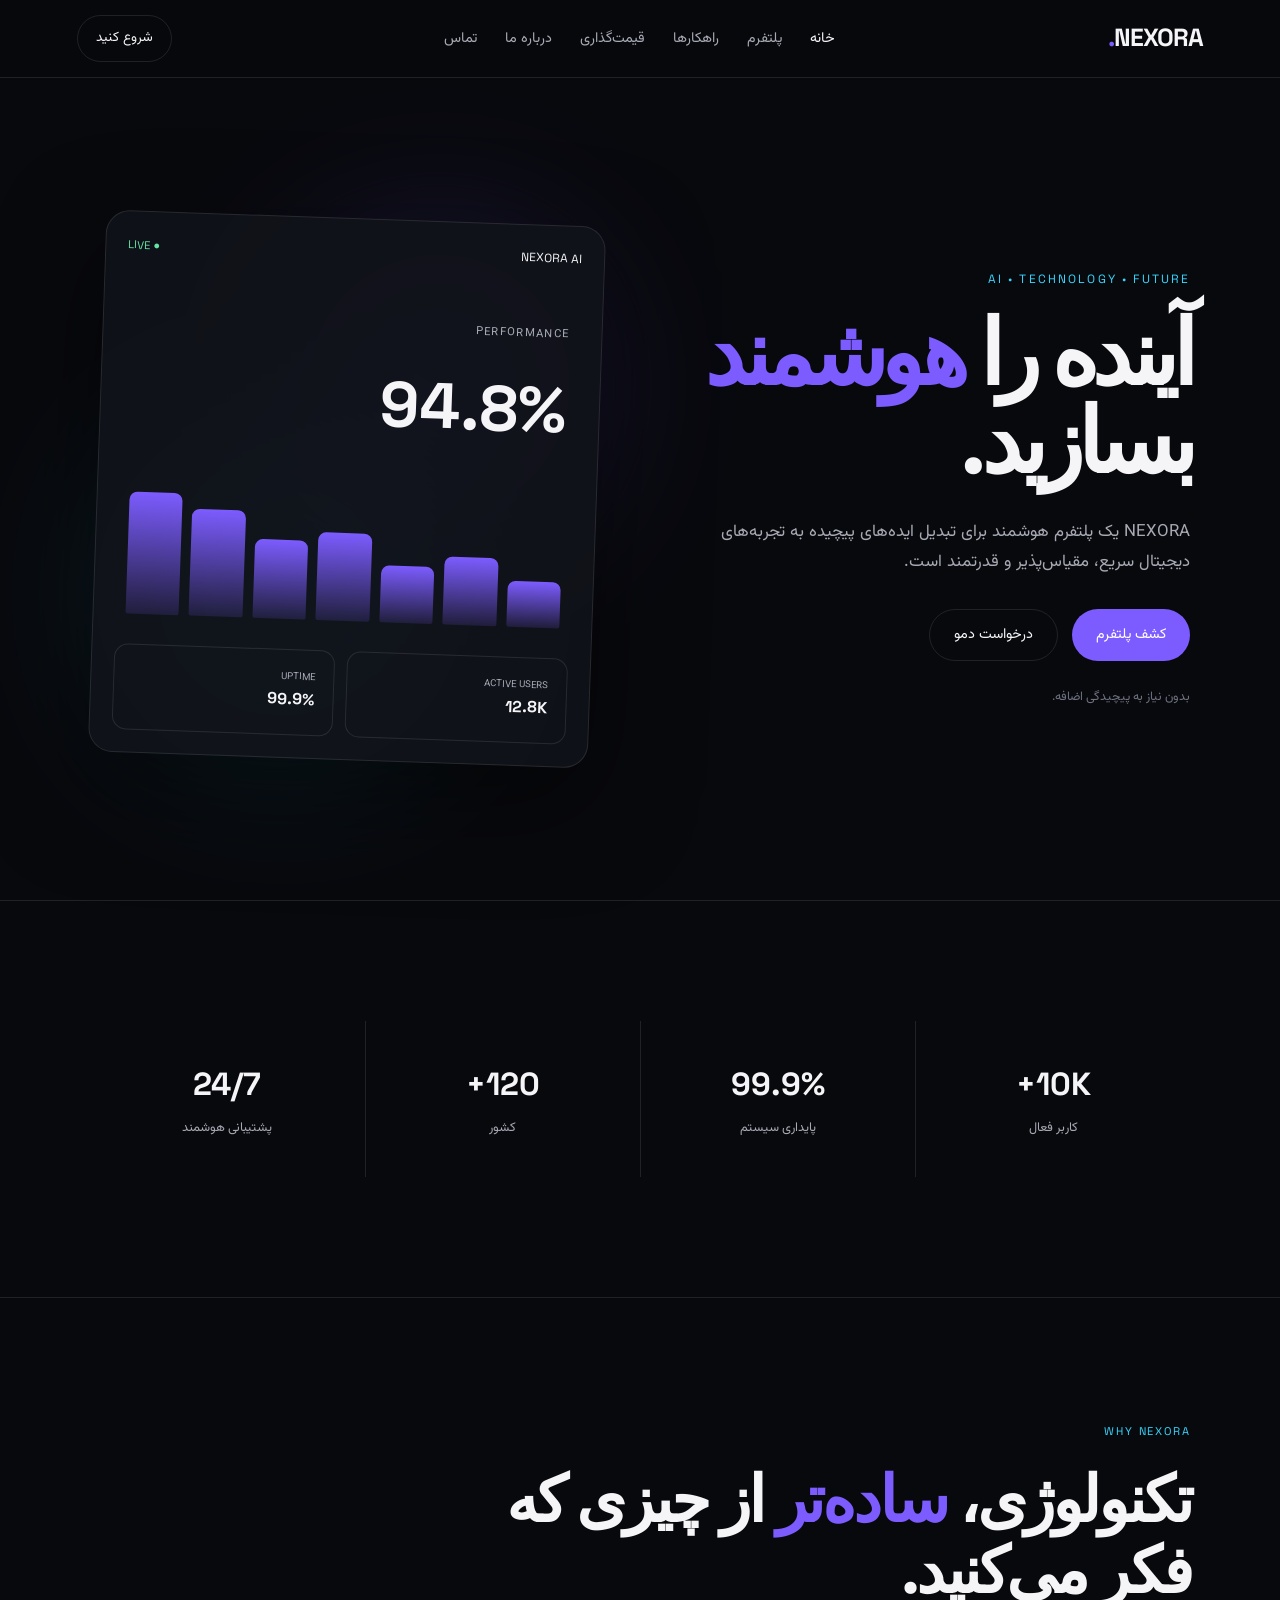
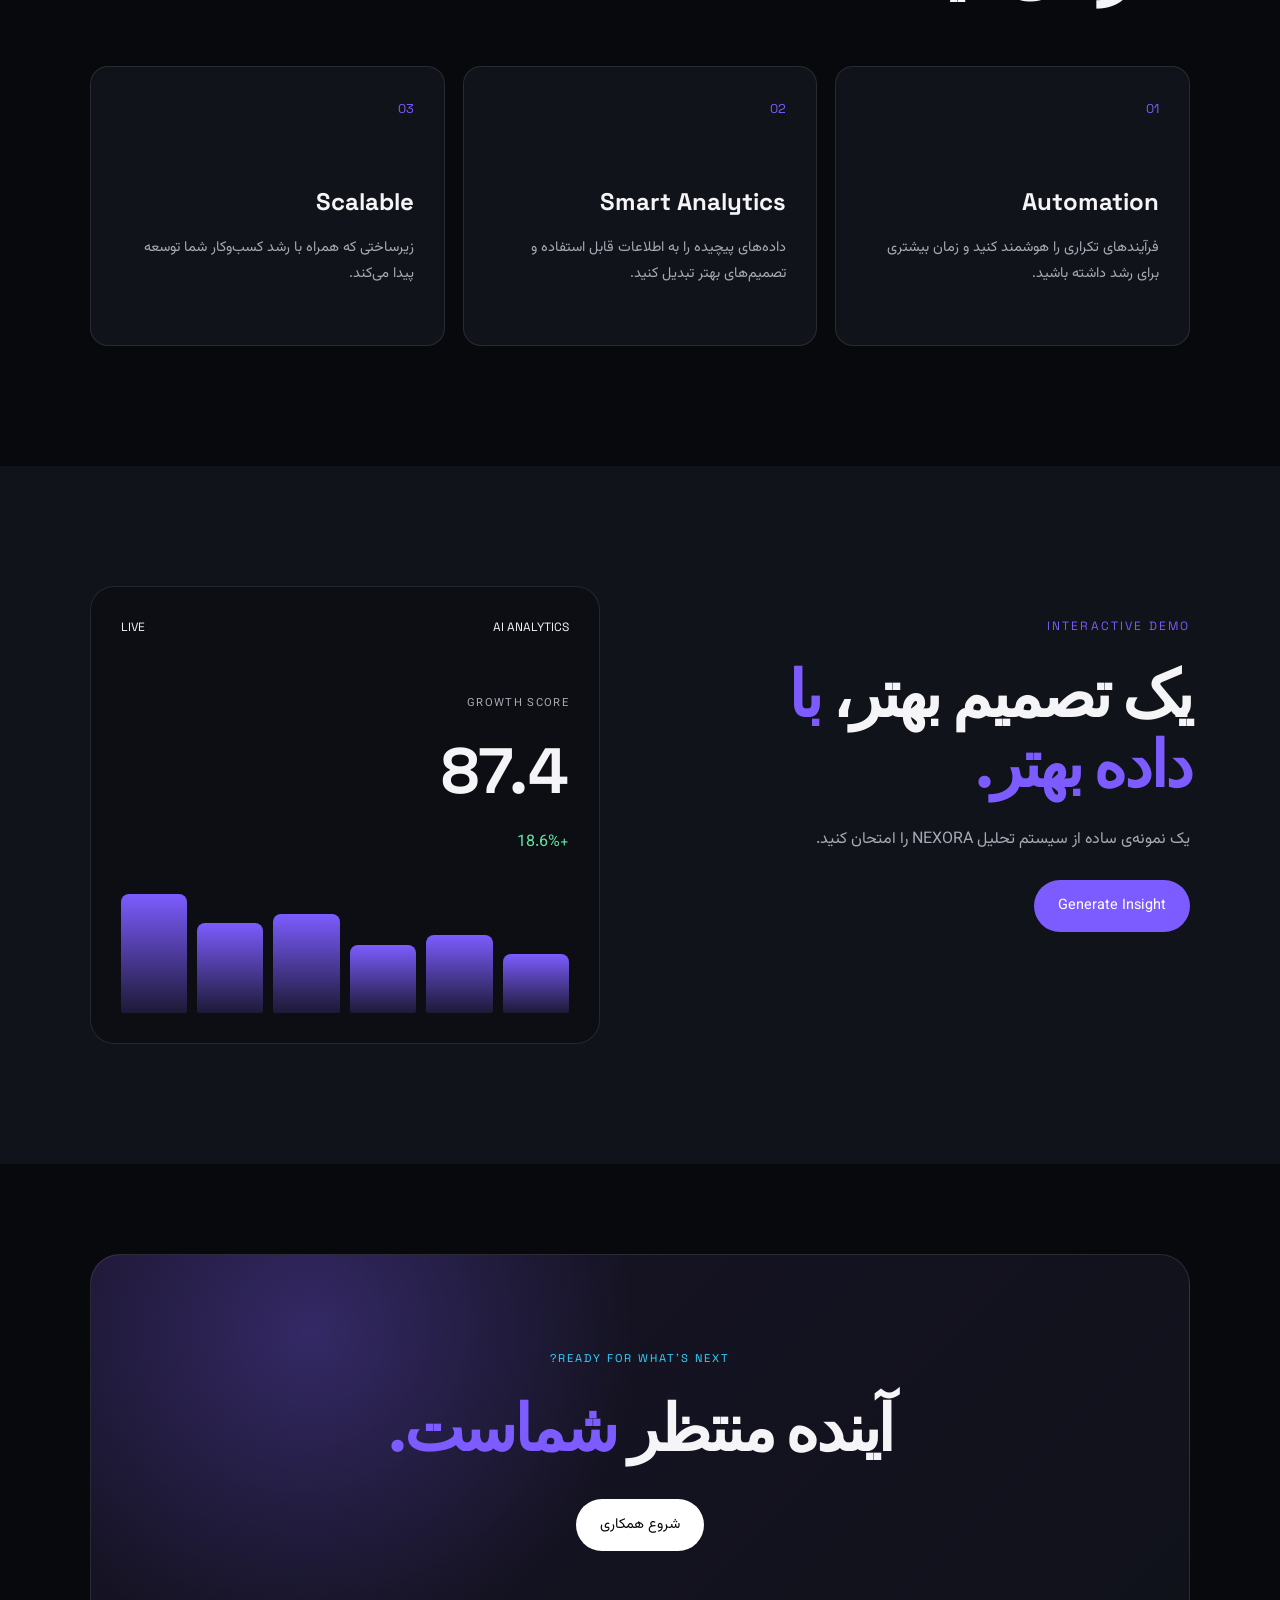
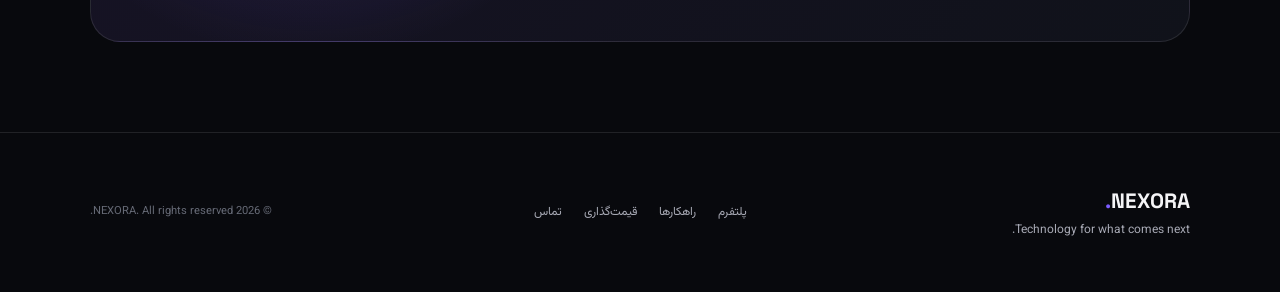
<file: index.html>
<!DOCTYPE html>
<html lang="fa" dir="rtl">

<head>
    <meta charset="UTF-8">

    <meta name="viewport"
          content="width=device-width, initial-scale=1.0">

    <meta name="description"
          content="NEXORA — پلتفرم هوشمند برای ساخت آینده دیجیتال.">

    <meta name="author"
          content="Setayesh">

    <title>NEXORA | AI & Technology</title>

    <link rel="preconnect"
          href="https://fonts.googleapis.com">

    <link rel="preconnect"
          href="https://fonts.gstatic.com"
          crossorigin>

    <link href="https://fonts.googleapis.com/css2?family=Space+Grotesk:wght@400;500;600;700&family=Vazirmatn:wght@300;400;500;600;700&display=swap"
          rel="stylesheet">

    <link rel="stylesheet"
          href="style.css">
</head>


<body>

<header class="site-header">

    <a href="index.html" class="logo">
        NEXORA<span>.</span>
    </a>

    <nav class="nav-links">

        <a href="index.html" class="active">خانه</a>
        <a href="platform.html">پلتفرم</a>
        <a href="solutions.html">راهکارها</a>
        <a href="pricing.html">قیمت‌گذاری</a>
        <a href="about.html">درباره ما</a>
        <a href="contact.html">تماس</a>

    </nav>

    <a href="contact.html" class="nav-cta">
        شروع کنید
    </a>

    <button class="menu-toggle"
            aria-label="باز کردن منو">
        ☰
    </button>

</header>


<main>

<section class="hero">

    <div class="hero-content reveal">

        <div class="eyebrow">
            AI • TECHNOLOGY • FUTURE
        </div>

        <h1>
            آینده را
            <span>هوشمند</span>
            بسازید.
        </h1>

        <p>
            NEXORA یک پلتفرم هوشمند برای تبدیل ایده‌های پیچیده
            به تجربه‌های دیجیتال سریع، مقیاس‌پذیر و قدرتمند است.
        </p>

        <div class="hero-buttons">

            <a href="platform.html"
               class="btn btn-primary">
                کشف پلتفرم
            </a>

            <a href="contact.html"
               class="btn btn-outline">
                درخواست دمو
            </a>

        </div>

        <div class="hero-note">
            بدون نیاز به پیچیدگی اضافه.
        </div>

    </div>


    <div class="hero-visual reveal">

        <div class="glow glow-one"></div>
        <div class="glow glow-two"></div>

        <div class="dashboard">

            <div class="dashboard-top">

                <span>NEXORA AI</span>

                <span class="status">
                    ● LIVE
                </span>

            </div>


            <div class="dashboard-content">

                <div class="dashboard-label">
                    PERFORMANCE
                </div>

                <div class="dashboard-number">
                    94.8%
                </div>

                <div class="chart">

                    <span style="height:35%"></span>
                    <span style="height:52%"></span>
                    <span style="height:44%"></span>
                    <span style="height:68%"></span>
                    <span style="height:61%"></span>
                    <span style="height:82%"></span>
                    <span style="height:94%"></span>

                </div>

            </div>


            <div class="dashboard-bottom">

                <div>
                    <small>ACTIVE USERS</small>
                    <strong>12.8K</strong>
                </div>

                <div>
                    <small>UPTIME</small>
                    <strong>99.9%</strong>
                </div>

            </div>

        </div>

    </div>

</section>


<section class="stats section">

    <div class="stat reveal">
        <strong>10K+</strong>
        <span>کاربر فعال</span>
    </div>

    <div class="stat reveal">
        <strong>99.9%</strong>
        <span>پایداری سیستم</span>
    </div>

    <div class="stat reveal">
        <strong>120+</strong>
        <span>کشور</span>
    </div>

    <div class="stat reveal">
        <strong>24/7</strong>
        <span>پشتیبانی هوشمند</span>
    </div>

</section>


<section class="section intro-section">

    <div class="section-heading reveal">

        <span>WHY NEXORA</span>

        <h2>
            تکنولوژی،
            <em>ساده‌تر</em>
            از چیزی که فکر می‌کنید.
        </h2>

    </div>


    <div class="feature-grid">

        <article class="feature-card reveal">

            <div class="feature-number">01</div>

            <h3>Automation</h3>

            <p>
                فرآیندهای تکراری را هوشمند کنید و
                زمان بیشتری برای رشد داشته باشید.
            </p>

        </article>


        <article class="feature-card reveal">

            <div class="feature-number">02</div>

            <h3>Smart Analytics</h3>

            <p>
                داده‌های پیچیده را به اطلاعات قابل
                استفاده و تصمیم‌های بهتر تبدیل کنید.
            </p>

        </article>


        <article class="feature-card reveal">

            <div class="feature-number">03</div>

            <h3>Scalable</h3>

            <p>
                زیرساختی که همراه با رشد کسب‌وکار
                شما توسعه پیدا می‌کند.
            </p>

        </article>

    </div>

</section>


<section class="demo-section section">

    <div class="demo-copy reveal">

        <span class="section-kicker">
            INTERACTIVE DEMO
        </span>

        <h2>
            یک تصمیم بهتر،
            <span>با داده بهتر.</span>
        </h2>

        <p>
            یک نمونه‌ی ساده از سیستم تحلیل NEXORA را امتحان کنید.
        </p>

        <button id="generateInsight"
                class="btn btn-primary">
            Generate Insight
        </button>

        <p id="insightResult"
           class="insight-result">
        </p>

    </div>


    <div class="analytics-card reveal">

        <div class="analytics-header">
            <span>AI ANALYTICS</span>
            <span>LIVE</span>
        </div>

        <div class="analytics-main">

            <small>GROWTH SCORE</small>

            <strong>87.4</strong>

            <span class="positive">
                +18.6%
            </span>

        </div>

        <div class="mini-bars">

            <span style="height:45%"></span>
            <span style="height:60%"></span>
            <span style="height:52%"></span>
            <span style="height:76%"></span>
            <span style="height:69%"></span>
            <span style="height:91%"></span>

        </div>

    </div>

</section>


<section class="cta-section section">

    <div class="cta-inner reveal">

        <span>READY FOR WHAT'S NEXT?</span>

        <h2>
            آینده منتظر
            <em>شماست.</em>
        </h2>

        <a href="contact.html"
           class="btn btn-light">
            شروع همکاری
        </a>

    </div>

</section>

</main>


<footer class="footer">

    <div>
        <strong>NEXORA<span>.</span></strong>
        <p>
            Technology for what comes next.
        </p>
    </div>

    <div class="footer-links">

        <a href="platform.html">پلتفرم</a>
        <a href="solutions.html">راهکارها</a>
        <a href="pricing.html">قیمت‌گذاری</a>
        <a href="contact.html">تماس</a>

    </div>

    <div class="copyright">
        © 2026 NEXORA. All rights reserved.
    </div>

</footer>


<script src="script.js"></script>

</body>
          </html>
</file>
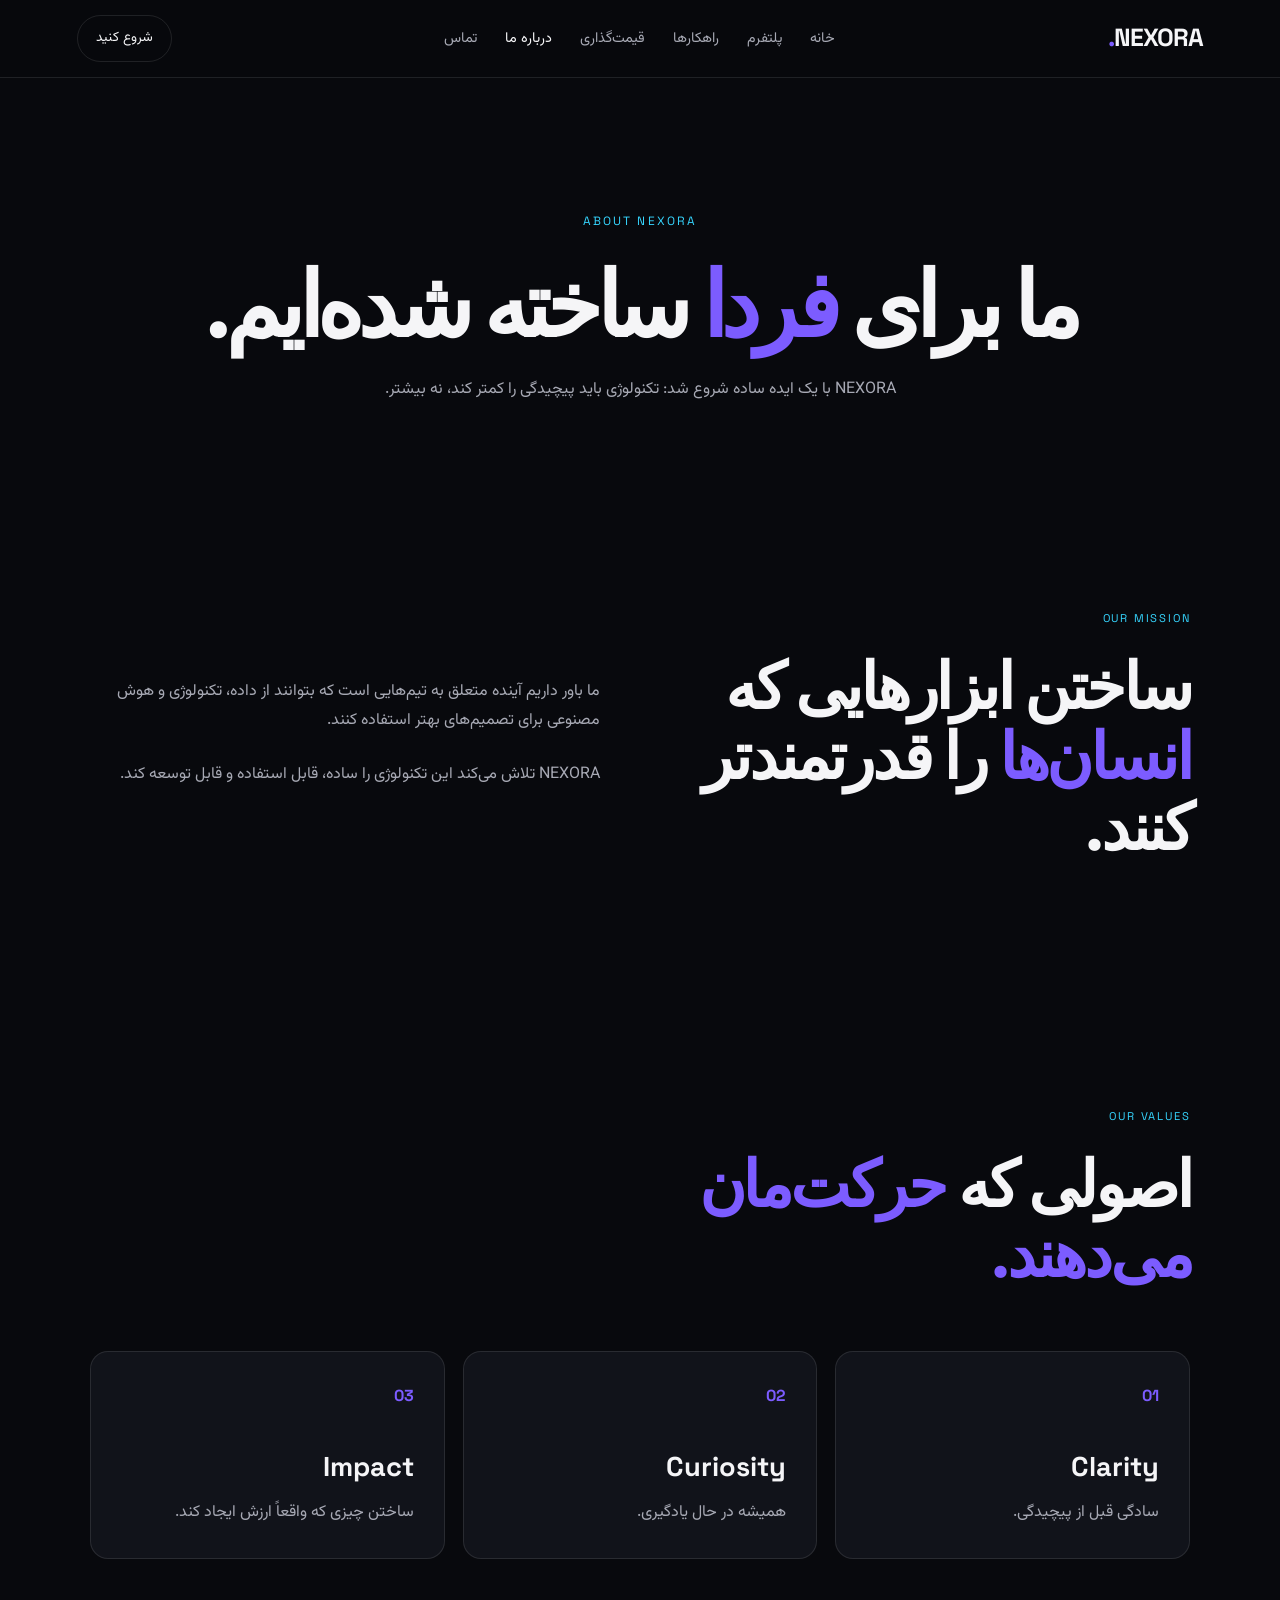
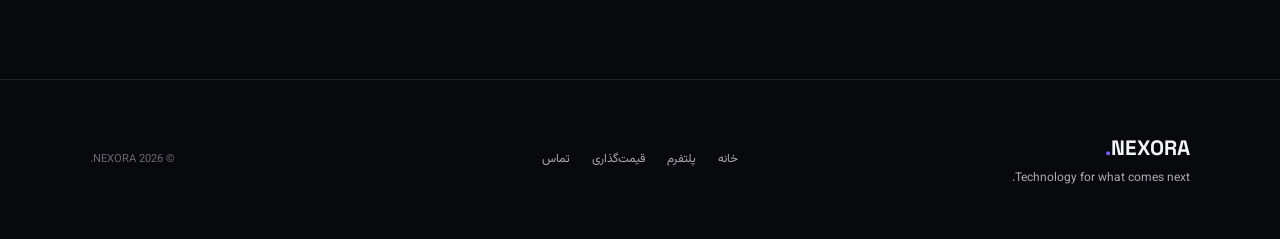
<file: about.html>
<!DOCTYPE html>
<html lang="fa" dir="rtl">

<head>

    <meta charset="UTF-8">

    <meta name="viewport"
          content="width=device-width, initial-scale=1.0">

    <title>NEXORA | About</title>

    <link rel="preconnect"
          href="https://fonts.googleapis.com">

    <link rel="preconnect"
          href="https://fonts.gstatic.com"
          crossorigin>

    <link href="https://fonts.googleapis.com/css2?family=Space+Grotesk:wght@400;500;600;700&family=Vazirmatn:wght@300;400;500;600;700&display=swap"
          rel="stylesheet">

    <link rel="stylesheet"
          href="style.css">

</head>


<body>

<header class="site-header">

    <a href="index.html" class="logo">
        NEXORA<span>.</span>
    </a>

    <nav class="nav-links">

        <a href="index.html">خانه</a>
        <a href="platform.html">پلتفرم</a>
        <a href="solutions.html">راهکارها</a>
        <a href="pricing.html">قیمت‌گذاری</a>
        <a href="about.html" class="active">درباره ما</a>
        <a href="contact.html">تماس</a>

    </nav>

    <a href="contact.html" class="nav-cta">
        شروع کنید
    </a>

    <button class="menu-toggle">☰</button>

</header>


<main>

<section class="page-hero">

    <span>ABOUT NEXORA</span>

    <h1>
        ما برای
        <em>فردا</em>
        ساخته شده‌ایم.
    </h1>

    <p>
        NEXORA با یک ایده ساده شروع شد:
        تکنولوژی باید پیچیدگی را کمتر کند،
        نه بیشتر.
    </p>

</section>


<section class="section about-grid">

    <div class="about-big reveal">

        <span>OUR MISSION</span>

        <h2>
            ساختن ابزارهایی که
            <em>انسان‌ها</em>
            را قدرتمندتر کنند.
        </h2>

    </div>


    <div class="about-copy reveal">

        <p>
            ما باور داریم آینده متعلق به تیم‌هایی است
            که بتوانند از داده، تکنولوژی و هوش مصنوعی
            برای تصمیم‌های بهتر استفاده کنند.
        </p>

        <p>
            NEXORA تلاش می‌کند این تکنولوژی را
            ساده، قابل استفاده و قابل توسعه کند.
        </p>

    </div>

</section>


<section class="section values-section">

    <div class="section-heading reveal">

        <span>OUR VALUES</span>

        <h2>
            اصولی که
            <em>حرکت‌مان می‌دهند.</em>
        </h2>

    </div>


    <div class="value-grid">

        <div class="value reveal">
            <strong>01</strong>
            <h3>Clarity</h3>
            <p>سادگی قبل از پیچیدگی.</p>
        </div>

        <div class="value reveal">
            <strong>02</strong>
            <h3>Curiosity</h3>
            <p>همیشه در حال یادگیری.</p>
        </div>

        <div class="value reveal">
            <strong>03</strong>
            <h3>Impact</h3>
            <p>ساختن چیزی که واقعاً ارزش ایجاد کند.</p>
        </div>

    </div>

</section>

</main>


<footer class="footer">

    <div>
        <strong>NEXORA<span>.</span></strong>
        <p>Technology for what comes next.</p>
    </div>

    <div class="footer-links">
        <a href="index.html">خانه</a>
        <a href="platform.html">پلتفرم</a>
        <a href="pricing.html">قیمت‌گذاری</a>
        <a href="contact.html">تماس</a>
    </div>

    <div class="copyright">
        © 2026 NEXORA.
    </div>

</footer>


<script src="script.js"></script>

</body>
</html>
</file>
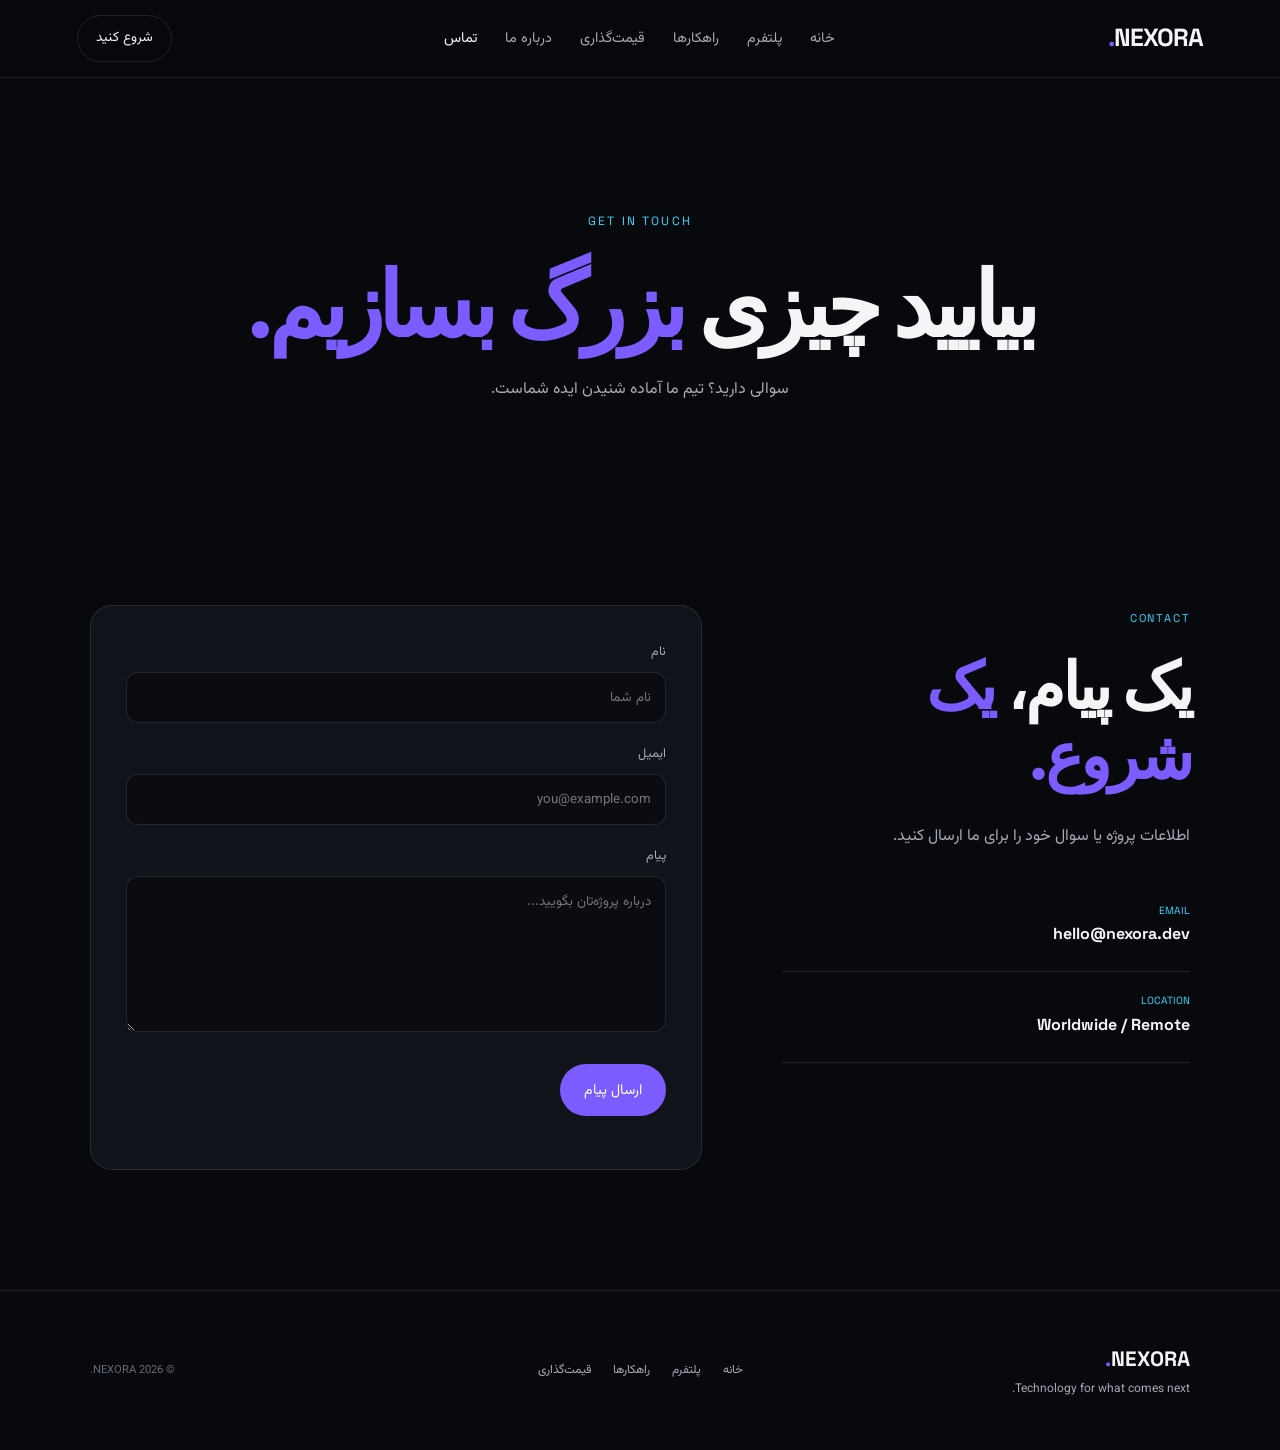
<file: contact.html>
<!DOCTYPE html>
<html lang="fa" dir="rtl">

<head>

    <meta charset="UTF-8">

    <meta name="viewport"
          content="width=device-width, initial-scale=1.0">

    <title>NEXORA | Contact</title>

    <link rel="preconnect"
          href="https://fonts.googleapis.com">

    <link rel="preconnect"
          href="https://fonts.gstatic.com"
          crossorigin>

    <link href="https://fonts.googleapis.com/css2?family=Space+Grotesk:wght@400;500;600;700&family=Vazirmatn:wght@300;400;500;600;700&display=swap"
          rel="stylesheet">

    <link rel="stylesheet"
          href="style.css">

</head>


<body>

<header class="site-header">

    <a href="index.html" class="logo">
        NEXORA<span>.</span>
    </a>

    <nav class="nav-links">

        <a href="index.html">خانه</a>
        <a href="platform.html">پلتفرم</a>
        <a href="solutions.html">راهکارها</a>
        <a href="pricing.html">قیمت‌گذاری</a>
        <a href="about.html">درباره ما</a>
        <a href="contact.html" class="active">تماس</a>

    </nav>

    <a href="contact.html" class="nav-cta">
        شروع کنید
    </a>

    <button class="menu-toggle">☰</button>

</header>


<main>

<section class="page-hero contact-hero">

    <span>GET IN TOUCH</span>

    <h1>
        بیایید چیزی
        <em>بزرگ بسازیم.</em>
    </h1>

    <p>
        سوالی دارید؟ تیم ما آماده شنیدن ایده شماست.
    </p>

</section>


<section class="section contact-grid">

    <div class="contact-info reveal">

        <span>CONTACT</span>

        <h2>
            یک پیام،
            <em>یک شروع.</em>
        </h2>

        <p>
            اطلاعات پروژه یا سوال خود را برای ما ارسال کنید.
        </p>


        <div class="contact-detail">

            <small>EMAIL</small>

            <strong>
                hello@nexora.dev
            </strong>

        </div>


        <div class="contact-detail">

            <small>LOCATION</small>

            <strong>
                Worldwide / Remote
            </strong>

        </div>

    </div>


    <form id="contactForm"
          class="contact-form reveal">

        <label for="contactName">
            نام
        </label>

        <input id="contactName"
               type="text"
               placeholder="نام شما">


        <label for="contactEmail">
            ایمیل
        </label>

        <input id="contactEmail"
               type="email"
               placeholder="you@example.com">


        <label for="contactMessage">
            پیام
        </label>

        <textarea id="contactMessage"
                  rows="6"
                  placeholder="درباره پروژه‌تان بگویید..."></textarea>


        <button type="submit"
                class="btn btn-primary">
            ارسال پیام
        </button>


        <p id="contactMessageBox"
           class="form-message">
        </p>

    </form>

</section>

</main>


<footer class="footer">

    <div>
        <strong>NEXORA<span>.</span></strong>
        <p>Technology for what comes next.</p>
    </div>

    <div class="footer-links">
        <a href="index.html">خانه</a>
        <a href="platform.html">پلتفرم</a>
        <a href="solutions.html">راهکارها</a>
        <a href="pricing.html">قیمت‌گذاری</a>
    </div>

    <div class="copyright">
        © 2026 NEXORA.
    </div>

</footer>


<script src="script.js"></script>

</body>
</html>
</file>
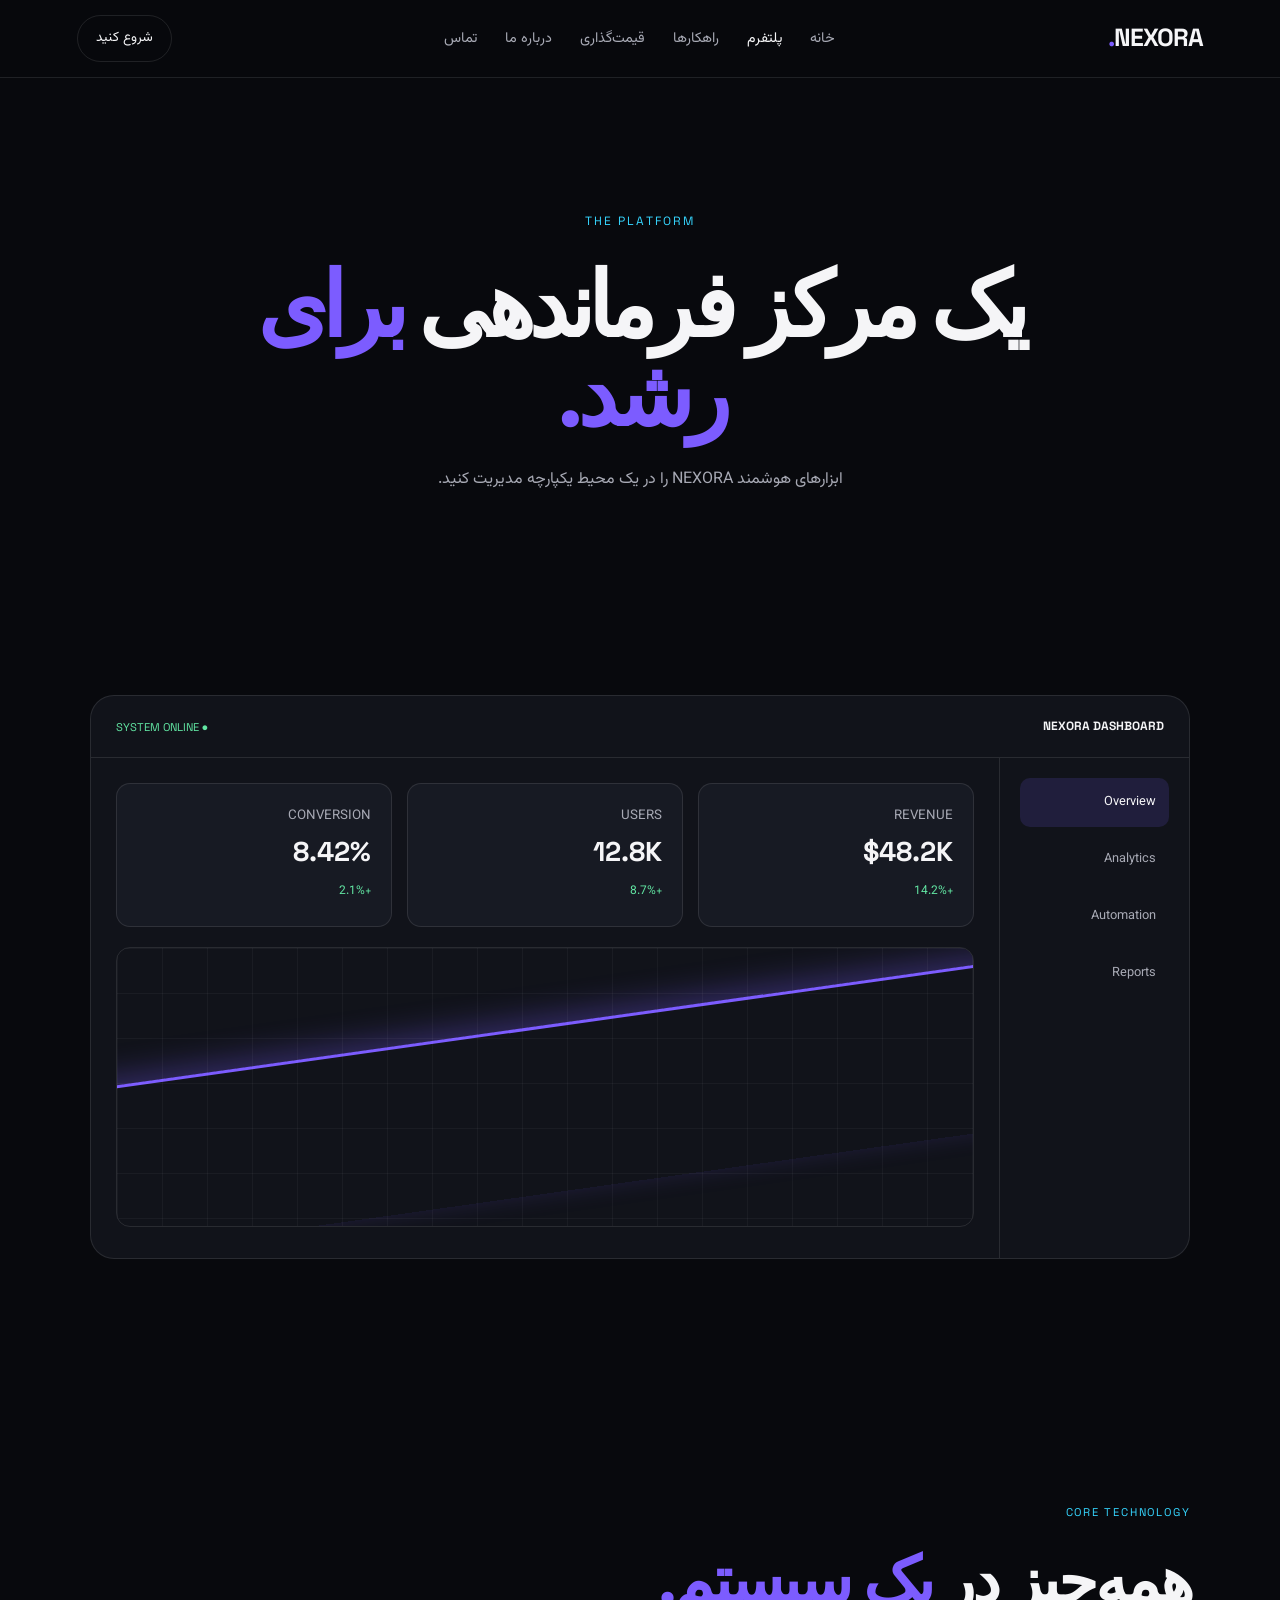
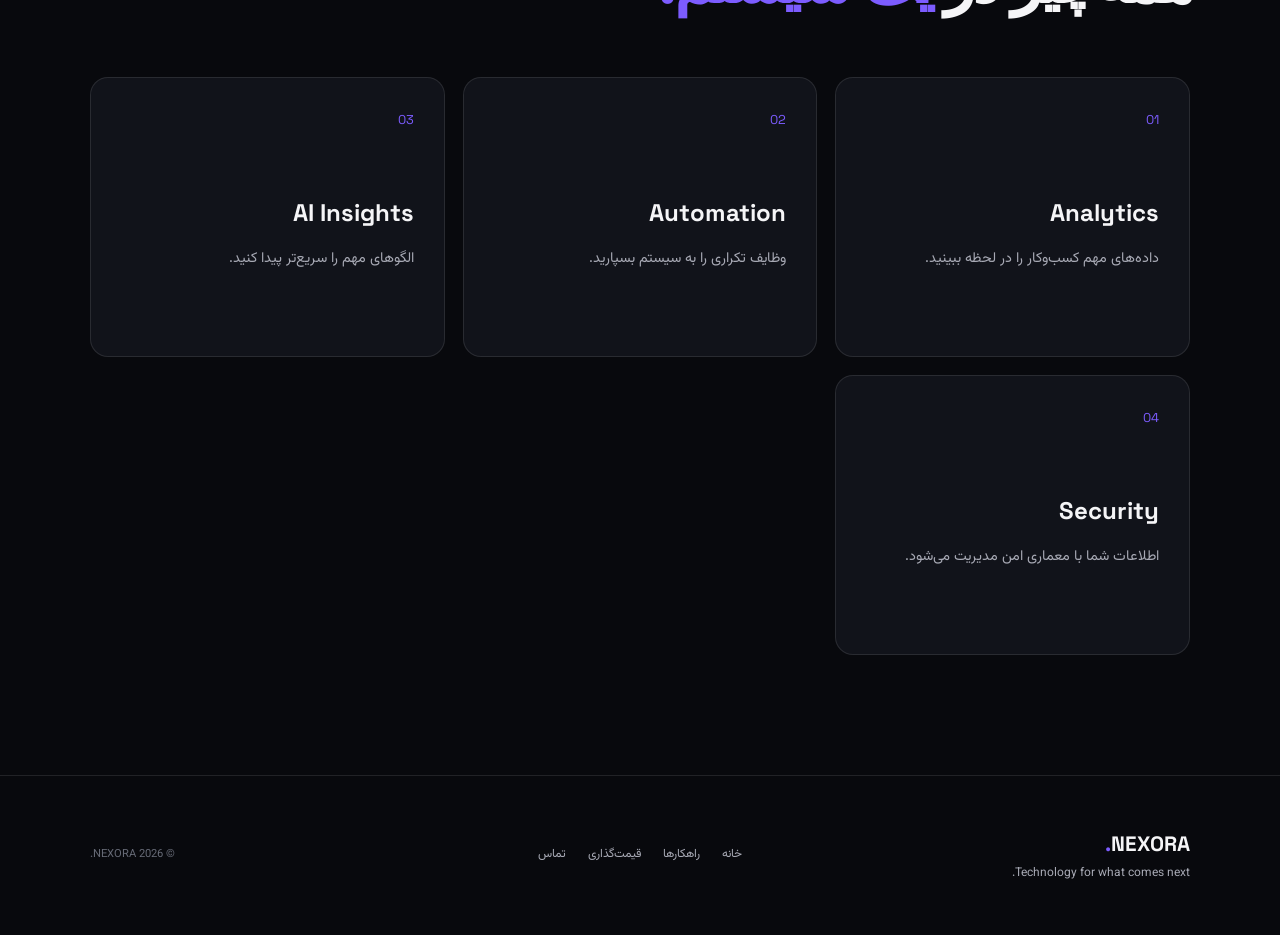
<file: platform.html>
<!DOCTYPE html>
<html lang="fa" dir="rtl">

<head>

    <meta charset="UTF-8">

    <meta name="viewport"
          content="width=device-width, initial-scale=1.0">

    <title>NEXORA | Platform</title>

    <link rel="preconnect"
          href="https://fonts.googleapis.com">

    <link rel="preconnect"
          href="https://fonts.gstatic.com"
          crossorigin>

    <link href="https://fonts.googleapis.com/css2?family=Space+Grotesk:wght@400;500;600;700&family=Vazirmatn:wght@300;400;500;600;700&display=swap"
          rel="stylesheet">

    <link rel="stylesheet"
          href="style.css">

</head>


<body>

<header class="site-header">

    <a href="index.html" class="logo">
        NEXORA<span>.</span>
    </a>

    <nav class="nav-links">

        <a href="index.html">خانه</a>
        <a href="platform.html" class="active">پلتفرم</a>
        <a href="solutions.html">راهکارها</a>
        <a href="pricing.html">قیمت‌گذاری</a>
        <a href="about.html">درباره ما</a>
        <a href="contact.html">تماس</a>

    </nav>

    <a href="contact.html" class="nav-cta">
        شروع کنید
    </a>

    <button class="menu-toggle">☰</button>

</header>


<main>

<section class="page-hero">

    <span>THE PLATFORM</span>

    <h1>
        یک مرکز فرماندهی
        <em>برای رشد.</em>
    </h1>

    <p>
        ابزارهای هوشمند NEXORA را در یک محیط
        یکپارچه مدیریت کنید.
    </p>

</section>


<section class="section dashboard-section">

    <div class="big-dashboard reveal">

        <div class="big-dashboard-header">

            <strong>NEXORA DASHBOARD</strong>

            <span class="status">● SYSTEM ONLINE</span>

        </div>


        <div class="dashboard-layout">

            <aside>

                <div class="side-item active">
                    Overview
                </div>

                <div class="side-item">
                    Analytics
                </div>

                <div class="side-item">
                    Automation
                </div>

                <div class="side-item">
                    Reports
                </div>

            </aside>


            <div class="dashboard-main">

                <div class="metric-grid">

                    <div class="metric">
                        <small>REVENUE</small>
                        <strong>$48.2K</strong>
                        <span>+14.2%</span>
                    </div>

                    <div class="metric">
                        <small>USERS</small>
                        <strong>12.8K</strong>
                        <span>+8.7%</span>
                    </div>

                    <div class="metric">
                        <small>CONVERSION</small>
                        <strong>8.42%</strong>
                        <span>+2.1%</span>
                    </div>

                </div>


                <div class="large-chart">

                    <div class="chart-line"></div>

                    <div class="chart-grid"></div>

                </div>

            </div>

        </div>

    </div>

</section>


<section class="section">

    <div class="section-heading reveal">

        <span>CORE TECHNOLOGY</span>

        <h2>
            همه‌چیز در
            <em>یک سیستم.</em>
        </h2>

    </div>


    <div class="feature-grid">

        <article class="feature-card reveal">
            <div class="feature-number">01</div>
            <h3>Analytics</h3>
            <p>
                داده‌های مهم کسب‌وکار را در لحظه ببینید.
            </p>
        </article>

        <article class="feature-card reveal">
            <div class="feature-number">02</div>
            <h3>Automation</h3>
            <p>
                وظایف تکراری را به سیستم بسپارید.
            </p>
        </article>

        <article class="feature-card reveal">
            <div class="feature-number">03</div>
            <h3>AI Insights</h3>
            <p>
                الگوهای مهم را سریع‌تر پیدا کنید.
            </p>
        </article>

        <article class="feature-card reveal">
            <div class="feature-number">04</div>
            <h3>Security</h3>
            <p>
                اطلاعات شما با معماری امن مدیریت می‌شود.
            </p>
        </article>

    </div>

</section>

</main>


<footer class="footer">

    <div>
        <strong>NEXORA<span>.</span></strong>
        <p>Technology for what comes next.</p>
    </div>

    <div class="footer-links">
        <a href="index.html">خانه</a>
        <a href="solutions.html">راهکارها</a>
        <a href="pricing.html">قیمت‌گذاری</a>
        <a href="contact.html">تماس</a>
    </div>

    <div class="copyright">
        © 2026 NEXORA.
    </div>

</footer>


<script src="script.js"></script>

</body>
</html>
</file>
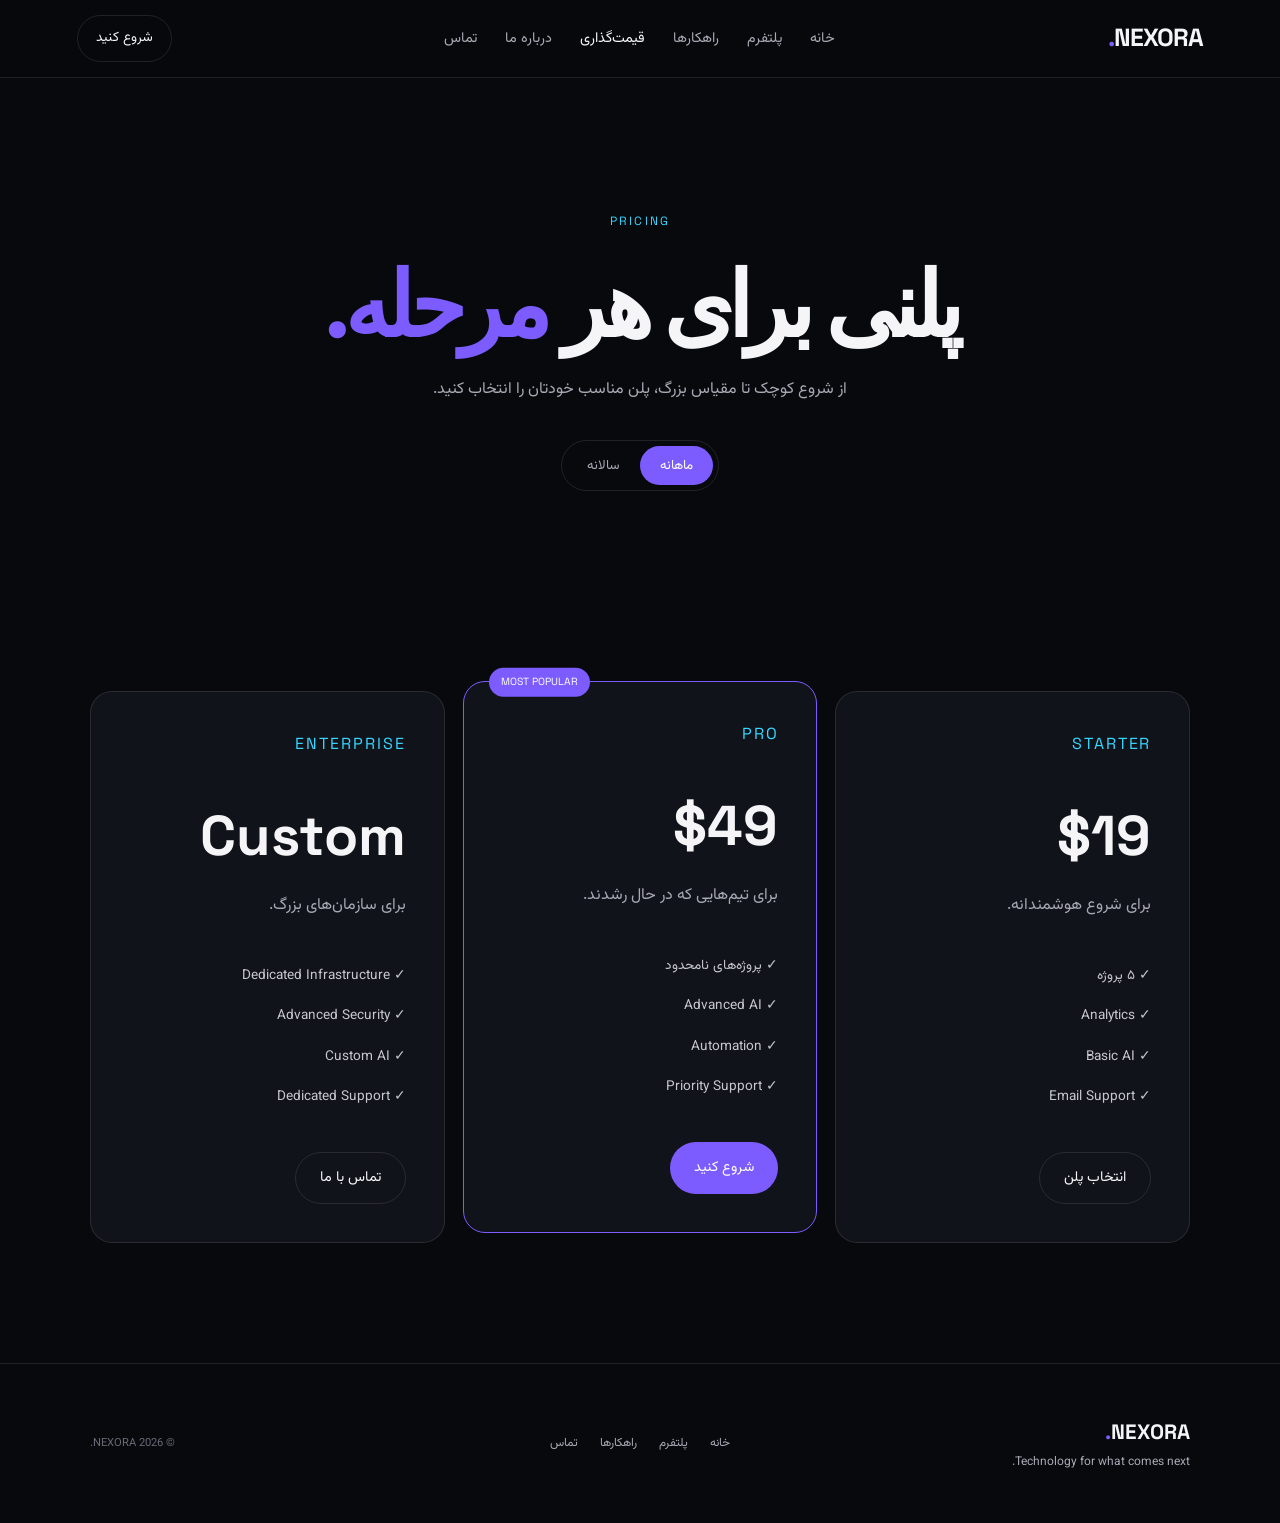
<file: pricing.html>
<!DOCTYPE html>
<html lang="fa" dir="rtl">

<head>

    <meta charset="UTF-8">

    <meta name="viewport"
          content="width=device-width, initial-scale=1.0">

    <title>NEXORA | Pricing</title>

    <link rel="preconnect"
          href="https://fonts.googleapis.com">

    <link rel="preconnect"
          href="https://fonts.gstatic.com"
          crossorigin>

    <link href="https://fonts.googleapis.com/css2?family=Space+Grotesk:wght@400;500;600;700&family=Vazirmatn:wght@300;400;500;600;700&display=swap"
          rel="stylesheet">

    <link rel="stylesheet"
          href="style.css">

</head>


<body>

<header class="site-header">

    <a href="index.html" class="logo">
        NEXORA<span>.</span>
    </a>

    <nav class="nav-links">

        <a href="index.html">خانه</a>
        <a href="platform.html">پلتفرم</a>
        <a href="solutions.html">راهکارها</a>
        <a href="pricing.html" class="active">قیمت‌گذاری</a>
        <a href="about.html">درباره ما</a>
        <a href="contact.html">تماس</a>

    </nav>

    <a href="contact.html" class="nav-cta">
        شروع کنید
    </a>

    <button class="menu-toggle">☰</button>

</header>


<main>

<section class="page-hero">

    <span>PRICING</span>

    <h1>
        پلنی برای هر
        <em>مرحله.</em>
    </h1>

    <p>
        از شروع کوچک تا مقیاس بزرگ،
        پلن مناسب خودتان را انتخاب کنید.
    </p>


    <div class="billing-toggle">

        <button class="billing-btn active"
                data-billing="monthly">
            ماهانه
        </button>

        <button class="billing-btn"
                data-billing="yearly">
            سالانه
        </button>

    </div>

</section>


<section class="section pricing-grid">

    <article class="price-card reveal">

        <span class="plan-name">STARTER</span>

        <h2>
            <span class="price monthly-price">$19</span>
            <span class="price yearly-price">$15</span>
        </h2>

        <p>برای شروع هوشمندانه.</p>

        <ul>
            <li>✓ ۵ پروژه</li>
            <li>✓ Analytics</li>
            <li>✓ Basic AI</li>
            <li>✓ Email Support</li>
        </ul>

        <a href="contact.html"
           class="btn btn-outline">
            انتخاب پلن
        </a>

    </article>


    <article class="price-card featured reveal">

        <div class="popular">
            MOST POPULAR
        </div>

        <span class="plan-name">PRO</span>

        <h2>
            <span class="price monthly-price">$49</span>
            <span class="price yearly-price">$39</span>
        </h2>

        <p>برای تیم‌هایی که در حال رشدند.</p>

        <ul>
            <li>✓ پروژه‌های نامحدود</li>
            <li>✓ Advanced AI</li>
            <li>✓ Automation</li>
            <li>✓ Priority Support</li>
        </ul>

        <a href="contact.html"
           class="btn btn-primary">
            شروع کنید
        </a>

    </article>


    <article class="price-card reveal">

        <span class="plan-name">ENTERPRISE</span>

        <h2>
            <span class="price custom-price">
                Custom
            </span>
        </h2>

        <p>برای سازمان‌های بزرگ.</p>

        <ul>
            <li>✓ Dedicated Infrastructure</li>
            <li>✓ Advanced Security</li>
            <li>✓ Custom AI</li>
            <li>✓ Dedicated Support</li>
        </ul>

        <a href="contact.html"
           class="btn btn-outline">
            تماس با ما
        </a>

    </article>

</section>

</main>


<footer class="footer">

    <div>
        <strong>NEXORA<span>.</span></strong>
        <p>Technology for what comes next.</p>
    </div>

    <div class="footer-links">
        <a href="index.html">خانه</a>
        <a href="platform.html">پلتفرم</a>
        <a href="solutions.html">راهکارها</a>
        <a href="contact.html">تماس</a>
    </div>

    <div class="copyright">
        © 2026 NEXORA.
    </div>

</footer>


<script src="script.js"></script>

</body>
</html>
</file>
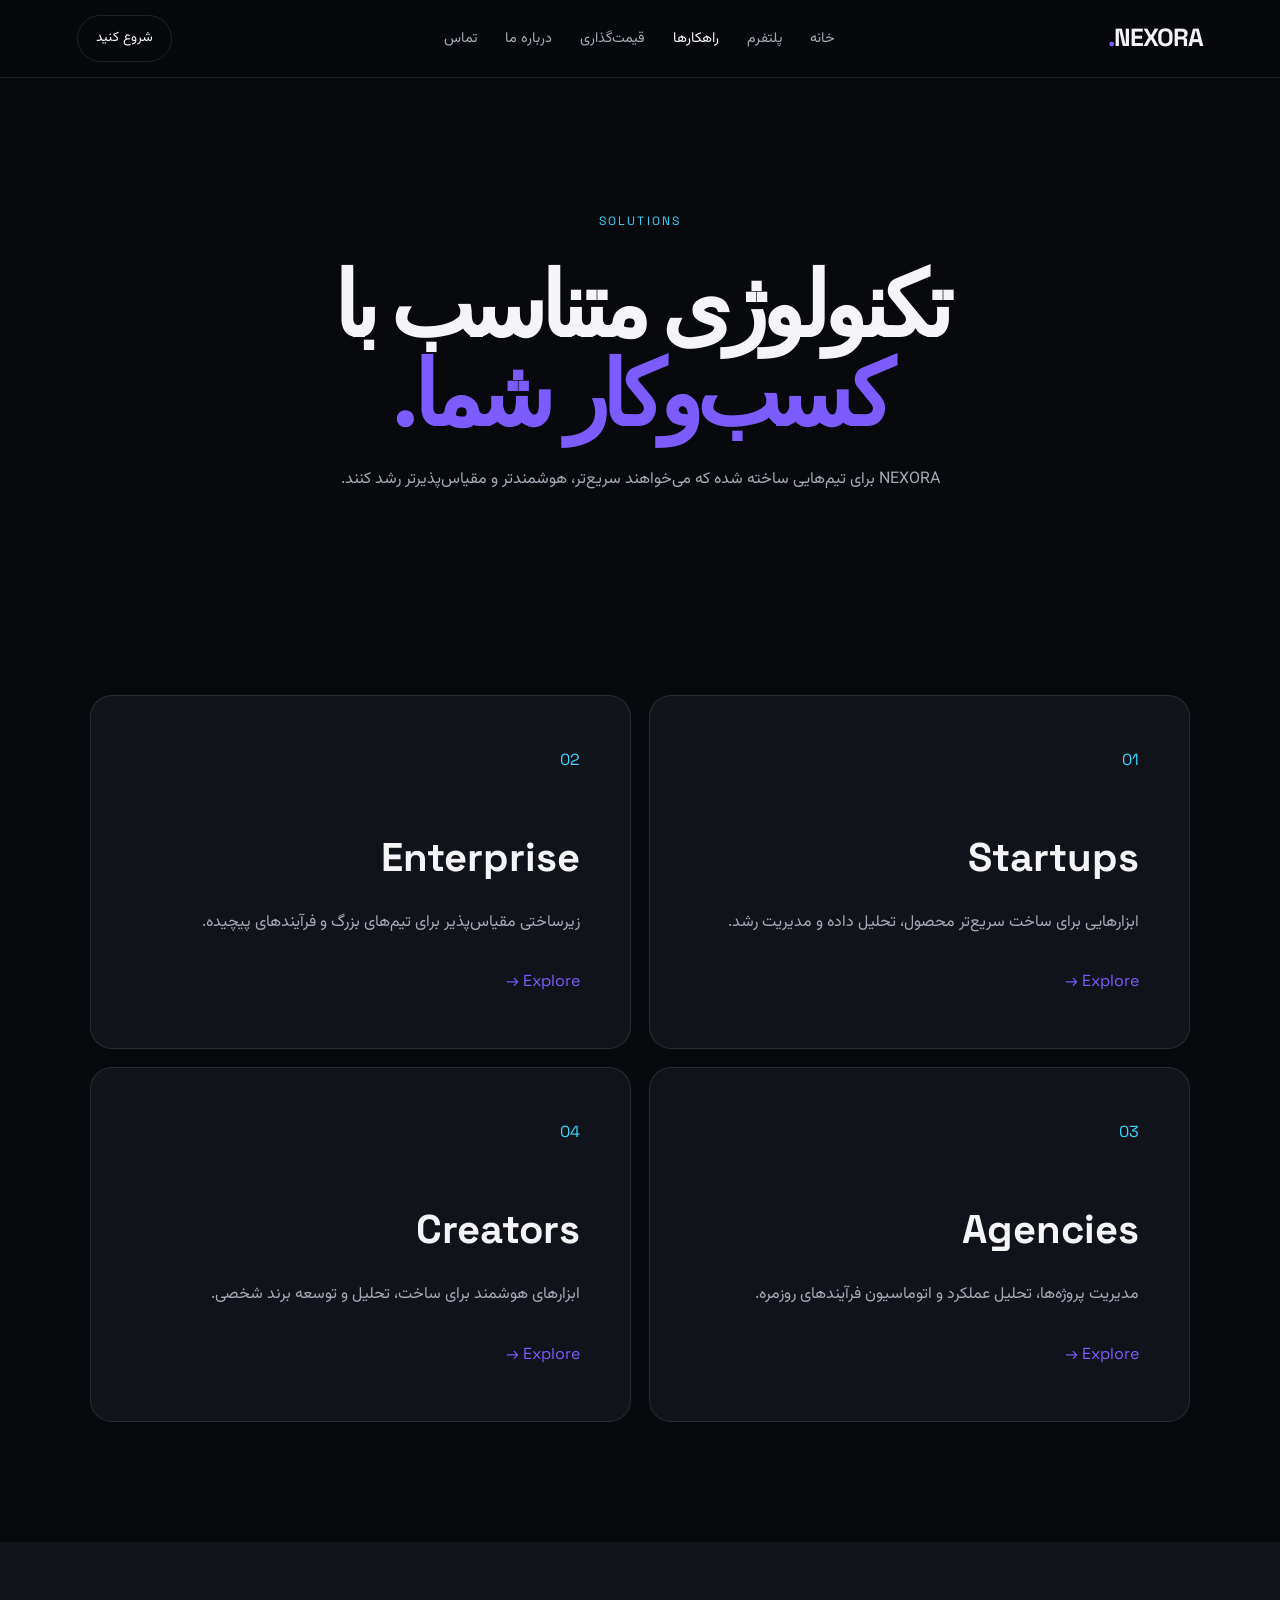
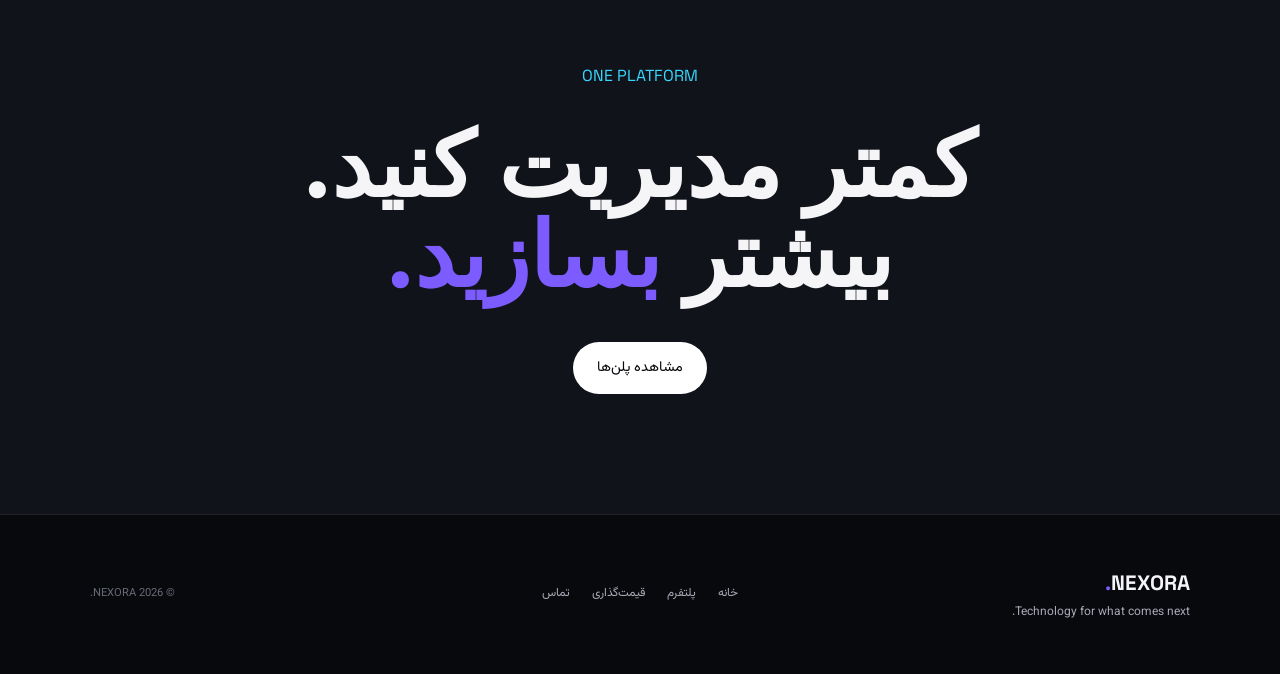
<file: solutions.html>
<!DOCTYPE html>
<html lang="fa" dir="rtl">

<head>

    <meta charset="UTF-8">

    <meta name="viewport"
          content="width=device-width, initial-scale=1.0">

    <title>NEXORA | Solutions</title>

    <link rel="preconnect"
          href="https://fonts.googleapis.com">

    <link rel="preconnect"
          href="https://fonts.gstatic.com"
          crossorigin>

    <link href="https://fonts.googleapis.com/css2?family=Space+Grotesk:wght@400;500;600;700&family=Vazirmatn:wght@300;400;500;600;700&display=swap"
          rel="stylesheet">

    <link rel="stylesheet"
          href="style.css">

</head>


<body>

<header class="site-header">

    <a href="index.html" class="logo">
        NEXORA<span>.</span>
    </a>

    <nav class="nav-links">

        <a href="index.html">خانه</a>
        <a href="platform.html">پلتفرم</a>
        <a href="solutions.html" class="active">راهکارها</a>
        <a href="pricing.html">قیمت‌گذاری</a>
        <a href="about.html">درباره ما</a>
        <a href="contact.html">تماس</a>

    </nav>

    <a href="contact.html" class="nav-cta">
        شروع کنید
    </a>

    <button class="menu-toggle">☰</button>

</header>


<main>

<section class="page-hero">

    <span>SOLUTIONS</span>

    <h1>
        تکنولوژی متناسب با
        <em>کسب‌وکار شما.</em>
    </h1>

    <p>
        NEXORA برای تیم‌هایی ساخته شده که می‌خواهند
        سریع‌تر، هوشمندتر و مقیاس‌پذیرتر رشد کنند.
    </p>

</section>


<section class="section solution-grid">

    <article class="solution-card reveal">

        <span>01</span>

        <h2>Startups</h2>

        <p>
            ابزارهایی برای ساخت سریع‌تر محصول،
            تحلیل داده و مدیریت رشد.
        </p>

        <a href="contact.html">
            Explore →
        </a>

    </article>


    <article class="solution-card reveal">

        <span>02</span>

        <h2>Enterprise</h2>

        <p>
            زیرساختی مقیاس‌پذیر برای تیم‌های بزرگ
            و فرآیندهای پیچیده.
        </p>

        <a href="contact.html">
            Explore →
        </a>

    </article>


    <article class="solution-card reveal">

        <span>03</span>

        <h2>Agencies</h2>

        <p>
            مدیریت پروژه‌ها، تحلیل عملکرد و
            اتوماسیون فرآیندهای روزمره.
        </p>

        <a href="contact.html">
            Explore →
        </a>

    </article>


    <article class="solution-card reveal">

        <span>04</span>

        <h2>Creators</h2>

        <p>
            ابزارهای هوشمند برای ساخت،
            تحلیل و توسعه برند شخصی.
        </p>

        <a href="contact.html">
            Explore →
        </a>

    </article>

</section>


<section class="section dark-panel">

    <div class="dark-panel-content reveal">

        <span>ONE PLATFORM</span>

        <h2>
            کمتر مدیریت کنید.
            <br>
            بیشتر <em>بسازید.</em>
        </h2>

        <a href="pricing.html"
           class="btn btn-light">
            مشاهده پلن‌ها
        </a>

    </div>

</section>

</main>


<footer class="footer">

    <div>
        <strong>NEXORA<span>.</span></strong>
        <p>Technology for what comes next.</p>
    </div>

    <div class="footer-links">
        <a href="index.html">خانه</a>
        <a href="platform.html">پلتفرم</a>
        <a href="pricing.html">قیمت‌گذاری</a>
        <a href="contact.html">تماس</a>
    </div>

    <div class="copyright">
        © 2026 NEXORA.
    </div>

</footer>


<script src="script.js"></script>

</body>
</html>
</file>
<file: style.css>
@import url('https://fonts.googleapis.com/css2?family=Space+Grotesk:wght@400;500;600;700&family=Vazirmatn:wght@300;400;500;600;700&display=swap');


/* =========================
   VARIABLES
========================= */

:root {

    --bg: #08090d;
    --surface: #11131a;
    --surface-2: #171a23;

    --text: #f5f5f7;
    --muted: #a7a9b4;

    --violet: #7c5cff;
    --cyan: #36d6ff;

    --border: rgba(255,255,255,.1);

    --radius: 18px;

}


/* =========================
   RESET
========================= */

* {
    margin: 0;
    padding: 0;
    box-sizing: border-box;
}


html {
    scroll-behavior: smooth;
}


body {

    background: var(--bg);

    color: var(--text);

    font-family: "Vazirmatn", sans-serif;

    line-height: 1.8;

    overflow-x: hidden;

}


a {
    color: inherit;
    text-decoration: none;
}


button,
input,
textarea {
    font-family: inherit;
}


/* =========================
   HEADER
========================= */

.site-header {

    width: 100%;

    min-height: 78px;

    padding: 0 6%;

    display: flex;

    align-items: center;

    justify-content: space-between;

    border-bottom: 1px solid var(--border);

    background: rgba(8,9,13,.85);

    backdrop-filter: blur(18px);

    position: sticky;

    top: 0;

    z-index: 100;

}


.logo {

    font-family: "Space Grotesk", sans-serif;

    font-size: 1.55rem;

    font-weight: 700;

    letter-spacing: -.04em;

}


.logo span,
.footer strong span {

    color: var(--violet);

}


.nav-links {

    display: flex;

    align-items: center;

    gap: 28px;

}


.nav-links a {

    color: var(--muted);

    font-size: .9rem;

    transition: .3s;

}


.nav-links a:hover,
.nav-links a.active {

    color: var(--text);

}


.nav-cta {

    padding: 10px 18px;

    border: 1px solid var(--border);

    border-radius: 999px;

    font-size: .85rem;

    transition: .3s;

}


.nav-cta:hover {

    border-color: var(--violet);

    color: var(--violet);

}


.menu-toggle {

    display: none;

    background: none;

    border: none;

    color: var(--text);

    font-size: 1.7rem;

}


/* =========================
   BUTTONS
========================= */

.btn {

    display: inline-flex;

    align-items: center;

    justify-content: center;

    min-height: 52px;

    padding: 0 24px;

    border-radius: 999px;

    font-size: .9rem;

    cursor: pointer;

    border: none;

    transition: .3s;

}


.btn-primary {

    background: var(--violet);

    color: white;

}


.btn-primary:hover {

    transform: translateY(-3px);

    box-shadow: 0 15px 40px rgba(124,92,255,.25);

}


.btn-outline {

    border: 1px solid var(--border);

    color: var(--text);

}


.btn-outline:hover {

    border-color: var(--cyan);

    color: var(--cyan);

}


.btn-light {

    background: white;

    color: #08090d;

}


.btn-light:hover {

    transform: translateY(-3px);

}


/* =========================
   HERO
========================= */

.hero {

    min-height: calc(100vh - 78px);

    padding: 100px 7%;

    display: grid;

    grid-template-columns: 1fr 1fr;

    gap: 70px;

    align-items: center;

    position: relative;

}


.hero-content {

    max-width: 650px;

}


.eyebrow,
.section-kicker {

    color: var(--cyan);

    font-family: "Space Grotesk", sans-serif;

    font-size: .75rem;

    letter-spacing: .18em;

    margin-bottom: 20px;

}


.hero h1 {

    font-family: "Space Grotesk", sans-serif;

    font-size: clamp(3.5rem, 7vw, 7rem);

    line-height: .98;

    letter-spacing: -.07em;

    margin-bottom: 30px;

}


.hero h1 span,
.hero h1 em,
.section-heading em,
.demo-copy span,
.cta-inner em,
.page-hero em,
.about-big em,
.contact-info em {

    color: var(--violet);

    font-style: normal;

}


.hero p {

    color: var(--muted);

    font-size: 1.05rem;

    max-width: 580px;

    margin-bottom: 32px;

}


.hero-buttons {

    display: flex;

    gap: 14px;

    flex-wrap: wrap;

}


.hero-note {

    margin-top: 25px;

    color: #6f7280;

    font-size: .78rem;

}


/* =========================
   HERO VISUAL
========================= */

.hero-visual {

    position: relative;

    min-height: 500px;

    display: grid;

    place-items: center;

}


.glow {

    position: absolute;

    width: 280px;

    height: 280px;

    border-radius: 50%;

    filter: blur(90px);

    opacity: .25;

}


.glow-one {

    background: var(--violet);

    top: 5%;

    right: 5%;

}


.glow-two {

    background: var(--cyan);

    bottom: 5%;

    left: 10%;

}


.dashboard {

    width: min(100%, 500px);

    background: rgba(17,19,26,.9);

    border: 1px solid var(--border);

    border-radius: 24px;

    padding: 22px;

    box-shadow: 0 35px 100px rgba(0,0,0,.5);

    transform: rotate(2deg);

}


.dashboard-top,
.analytics-header,
.big-dashboard-header {

    display: flex;

    justify-content: space-between;

    align-items: center;

    font-family: "Space Grotesk", sans-serif;

    font-size: .75rem;

}


.status {

    color: #62e6a3;

    font-size: .7rem;

}


.dashboard-content {

    padding: 55px 10px 30px;

}


.dashboard-label,
.analytics-card small {

    color: var(--muted);

    font-size: .7rem;

    letter-spacing: .12em;

}


.dashboard-number {

    font-family: "Space Grotesk", sans-serif;

    font-size: 4rem;

    font-weight: 700;

    margin: 8px 0 30px;

}


.chart,
.mini-bars {

    height: 130px;

    display: flex;

    align-items: end;

    gap: 10px;

}


.chart span,
.mini-bars span {

    flex: 1;

    border-radius: 8px 8px 2px 2px;

    background: linear-gradient(
        180deg,
        var(--violet),
        rgba(124,92,255,.15)
    );

}


.dashboard-bottom {

    display: grid;

    grid-template-columns: 1fr 1fr;

    gap: 12px;

}


.dashboard-bottom div {

    padding: 18px;

    border: 1px solid var(--border);

    border-radius: 14px;

}


.dashboard-bottom small {

    display: block;

    color: var(--muted);

    font-size: .6rem;

}


.dashboard-bottom strong {

    font-family: "Space Grotesk";

}


/* =========================
   STATS
========================= */

.stats {

    display: grid;

    grid-template-columns: repeat(4,1fr);

    border-top: 1px solid var(--border);

    border-bottom: 1px solid var(--border);

}


.stat {

    padding: 35px 20px;

    text-align: center;

    border-left: 1px solid var(--border);

}


.stat:last-child {

    border-left: none;

}


.stat strong {

    display: block;

    font-family: "Space Grotesk";

    font-size: 2rem;

}


.stat span {

    color: var(--muted);

    font-size: .8rem;

}


/* =========================
   SECTIONS
========================= */

.section {

    padding: 120px 7%;

}


.section-heading {

    max-width: 700px;

    margin-bottom: 60px;

}


.section-heading > span,
.about-big > span,
.contact-info > span {

    color: var(--cyan);

    font-family: "Space Grotesk";

    letter-spacing: .16em;

    font-size: .7rem;

}


.section-heading h2,
.demo-copy h2,
.cta-inner h2,
.about-big h2,
.contact-info h2 {

    font-family: "Space Grotesk";

    font-size: clamp(2.4rem, 5vw, 4.5rem);

    line-height: 1.1;

    letter-spacing: -.05em;

    margin-top: 18px;

}


/* =========================
   FEATURE GRID
========================= */

.feature-grid {

    display: grid;

    grid-template-columns: repeat(3,1fr);

    gap: 18px;

}


.feature-card {

    min-height: 280px;

    padding: 30px;

    background: var(--surface);

    border: 1px solid var(--border);

    border-radius: var(--radius);

    transition: .35s;

}


.feature-card:hover {

    transform: translateY(-8px);

    border-color: rgba(124,92,255,.5);

}


.feature-number {

    color: var(--violet);

    font-family: "Space Grotesk";

    font-size: .8rem;

    margin-bottom: 60px;

}


.feature-card h3 {

    font-family: "Space Grotesk";

    font-size: 1.5rem;

    margin-bottom: 12px;

}


.feature-card p {

    color: var(--muted);

    font-size: .9rem;

}


/* =========================
   DEMO
========================= */

.demo-section {

    display: grid;

    grid-template-columns: 1fr 1fr;

    gap: 80px;

    align-items: center;

    background: var(--surface);

}


.demo-copy p {

    color: var(--muted);

    margin: 25px 0;

}


.insight-result {

    color: var(--cyan) !important;

    min-height: 35px;

}


.analytics-card {

    padding: 30px;

    border: 1px solid var(--border);

    border-radius: 24px;

    background: #0c0e13;

}


.analytics-main {

    padding: 55px 0 25px;

}


.analytics-main small {

    display: block;

}


.analytics-main strong {

    font-family: "Space Grotesk";

    display: block;

    font-size: 4rem;

}


.positive {

    color: #62e6a3;

}


/* =========================
   CTA
========================= */

.cta-section {

    padding-top: 90px;

    padding-bottom: 90px;

}


.cta-inner {

    background:

        radial-gradient(
            circle at 20% 20%,
            rgba(124,92,255,.3),
            transparent 35%
        ),

        linear-gradient(
            135deg,
            #171326,
            #10121a
        );

    border: 1px solid var(--border);

    border-radius: 30px;

    padding: 90px 50px;

    text-align: center;

}


.cta-inner > span {

    color: var(--cyan);

    font-family: "Space Grotesk";

    font-size: .7rem;

    letter-spacing: .18em;

}


.cta-inner h2 {

    margin: 20px auto 35px;

}


/* =========================
   PAGE HERO
========================= */

.page-hero {

    padding: 130px 7% 80px;

    text-align: center;

    max-width: 1100px;

    margin: auto;

}


.page-hero > span {

    color: var(--cyan);

    font-family: "Space Grotesk";

    font-size: .75rem;

    letter-spacing: .18em;

}


.page-hero h1 {

    font-family: "Space Grotesk";

    font-size: clamp(3rem, 7vw, 6rem);

    line-height: 1;

    letter-spacing: -.07em;

    margin: 25px 0;

}


.page-hero p {

    max-width: 650px;

    margin: auto;

    color: var(--muted);

}


/* =========================
   DASHBOARD PAGE
========================= */

.big-dashboard {

    background: var(--surface);

    border: 1px solid var(--border);

    border-radius: 24px;

    overflow: hidden;

}


.big-dashboard-header {

    padding: 20px 25px;

    border-bottom: 1px solid var(--border);

}


.dashboard-layout {

    display: grid;

    grid-template-columns: 190px 1fr;

    min-height: 500px;

}


.dashboard-layout aside {

    border-left: 1px solid var(--border);

    padding: 20px;

}


.side-item {

    padding: 13px;

    color: var(--muted);

    font-size: .8rem;

    border-radius: 10px;

    margin-bottom: 8px;

}


.side-item.active {

    background: rgba(124,92,255,.15);

    color: var(--text);

}


.dashboard-main {

    padding: 25px;

}


.metric-grid {

    display: grid;

    grid-template-columns: repeat(3,1fr);

    gap: 15px;

}


.metric {

    padding: 20px;

    background: var(--surface-2);

    border: 1px solid var(--border);

    border-radius: 14px;

}


.metric small {

    display: block;

    color: var(--muted);

}


.metric strong {

    display: block;

    font-family: "Space Grotesk";

    font-size: 1.7rem;

}


.metric span {

    color: #62e6a3;

    font-size: .75rem;

}


.large-chart {

    height: 280px;

    margin-top: 20px;

    position: relative;

    overflow: hidden;

    border: 1px solid var(--border);

    border-radius: 14px;

}


.chart-grid {

    position: absolute;

    inset: 0;

    background:

        linear-gradient(
            rgba(255,255,255,.04) 1px,
            transparent 1px
        ),

        linear-gradient(
            90deg,
            rgba(255,255,255,.04) 1px,
            transparent 1px
        );

    background-size: 45px 45px;

}


.chart-line {

    position: absolute;

    width: 120%;

    height: 60%;

    bottom: 10%;

    right: -5%;

    border-top: 3px solid var(--violet);

    transform: rotate(-8deg);

    box-shadow: 0 -10px 30px rgba(124,92,255,.3);

}


/* =========================
   SOLUTIONS
========================= */

.solution-grid {

    display: grid;

    grid-template-columns: repeat(2,1fr);

    gap: 18px;

}


.solution-card {

    padding: 50px;

    min-height: 330px;

    border: 1px solid var(--border);

    border-radius: 22px;

    background: var(--surface);

    transition: .35s;

}


.solution-card:hover {

    transform: translateY(-8px);

    border-color: var(--violet);

}


.solution-card > span {

    color: var(--cyan);

    font-family: "Space Grotesk";

}


.solution-card h2 {

    font-family: "Space Grotesk";

    font-size: 2.5rem;

    margin: 45px 0 15px;

}


.solution-card p {

    color: var(--muted);

    max-width: 500px;

}


.solution-card a {

    display: inline-block;

    color: var(--violet);

    margin-top: 30px;

    font-family: "Space Grotesk";

}


.dark-panel {

    background: var(--surface);

}


.dark-panel-content {

    text-align: center;

}


.dark-panel-content > span {

    color: var(--cyan);

    font-family: "Space Grotesk";

}


.dark-panel h2 {

    font-family: "Space Grotesk";

    font-size: clamp(3rem, 7vw, 6rem);

    line-height: 1;

    margin: 30px 0 40px;

}


.dark-panel h2 em {

    color: var(--violet);

    font-style: normal;

}


/* =========================
   PRICING
========================= */

.billing-toggle {

    display: inline-flex;

    margin-top: 35px;

    padding: 5px;

    border: 1px solid var(--border);

    border-radius: 999px;

}


.billing-btn {

    border: none;

    background: transparent;

    color: var(--muted);

    padding: 9px 20px;

    border-radius: 999px;

    cursor: pointer;

}


.billing-btn.active {

    background: var(--violet);

    color: white;

}


.pricing-grid {

    display: grid;

    grid-template-columns: repeat(3,1fr);

    gap: 18px;

}


.price-card {

    position: relative;

    padding: 38px;

    background: var(--surface);

    border: 1px solid var(--border);

    border-radius: 22px;

}


.price-card.featured {

    border-color: var(--violet);

    transform: translateY(-10px);

}


.popular {

    position: absolute;

    top: 0;

    left: 25px;

    transform: translateY(-50%);

    background: var(--violet);

    color: white;

    padding: 5px 12px;

    border-radius: 999px;

    font-family: "Space Grotesk";

    font-size: .65rem;

}


.plan-name {

    font-family: "Space Grotesk";

    color: var(--cyan);

    letter-spacing: .12em;

}


.price-card h2 {

    font-family: "Space Grotesk";

    font-size: 3.5rem;

    margin: 25px 0 5px;

}


.yearly-price {

    display: none;

}


.price-card p {

    color: var(--muted);

}


.price-card ul {

    list-style: none;

    margin: 35px 0;

}


.price-card li {

    padding: 8px 0;

    color: #c6c7ce;

    font-size: .85rem;

}


/* =========================
   ABOUT
========================= */

.about-grid {

    display: grid;

    grid-template-columns: 1fr 1fr;

    gap: 80px;

    align-items: center;

}


.about-copy {

    color: var(--muted);

    font-size: 1rem;

}


.about-copy p + p {

    margin-top: 25px;

}


.value-grid {

    display: grid;

    grid-template-columns: repeat(3,1fr);

    gap: 18px;

}


.value {

    padding: 30px;

    background: var(--surface);

    border: 1px solid var(--border);

    border-radius: 18px;

}


.value strong {

    color: var(--violet);

    font-family: "Space Grotesk";

}


.value h3 {

    font-family: "Space Grotesk";

    font-size: 1.7rem;

    margin: 30px 0 8px;

}


.value p {

    color: var(--muted);

}


/* =========================
   CONTACT
========================= */

.contact-grid {

    display: grid;

    grid-template-columns: .8fr 1.2fr;

    gap: 80px;

}


.contact-info > p {

    color: var(--muted);

    margin: 30px 0;

}


.contact-detail {

    padding: 20px 0;

    border-bottom: 1px solid var(--border);

}


.contact-detail small {

    display: block;

    color: var(--cyan);

    font-family: "Space Grotesk";

    font-size: .65rem;

}


.contact-detail strong {

    font-family: "Space Grotesk";

}


.contact-form {

    padding: 35px;

    background: var(--surface);

    border: 1px solid var(--border);

    border-radius: 22px;

}


.contact-form label {

    display: block;

    color: var(--muted);

    font-size: .8rem;

    margin-bottom: 8px;

}


.contact-form input,
.contact-form textarea {

    width: 100%;

    background: #0b0c11;

    color: var(--text);

    border: 1px solid var(--border);

    border-radius: 12px;

    padding: 14px;

    margin-bottom: 20px;

    outline: none;

}


.contact-form input:focus,
.contact-form textarea:focus {

    border-color: var(--violet);

}


.contact-form textarea {

    resize: vertical;

}


.form-message {

    margin-top: 18px;

    color: var(--cyan);

    font-size: .8rem;

}


/* =========================
   FOOTER
========================= */

.footer {

    padding: 50px 7%;

    border-top: 1px solid var(--border);

    display: grid;

    grid-template-columns: 1fr auto 1fr;

    gap: 30px;

    align-items: center;

}


.footer strong {

    font-family: "Space Grotesk";

    font-size: 1.3rem;

}


.footer p {

    color: var(--muted);

    font-size: .75rem;

}


.footer-links {

    display: flex;

    gap: 22px;

    font-size: .75rem;

    color: var(--muted);

}


.copyright {

    text-align: left;

    color: #666a76;

    font-size: .7rem;

}


/* =========================
   REVEAL
========================= */

.reveal {

    opacity: 0;

    transform: translateY(30px);

    transition:
        opacity .7s ease,
        transform .7s ease;

}


.revealed {

    opacity: 1;

    transform: translateY(0);

}


/* =========================
   MOBILE
========================= */

@media (max-width: 900px) {

    .nav-links,
    .nav-cta {

        display: none;

    }


    .menu-toggle {

        display: block;

    }


    .nav-links.mobile-open {

        display: flex;

        position: absolute;

        top: 78px;

        right: 0;

        left: 0;

        background: #0b0c11;

        padding: 25px;

        flex-direction: column;

        align-items: stretch;

        border-bottom: 1px solid var(--border);

    }


    .nav-links.mobile-open a {

        padding: 10px;

    }


    .hero {

        grid-template-columns: 1fr;

        padding-top: 70px;

    }


    .hero-visual {

        min-height: 420px;

    }


    .stats {

        grid-template-columns: repeat(2,1fr);

    }


    .stat:nth-child(2) {

        border-left: none;

    }


    .feature-grid,
    .pricing-grid,
    .value-grid {

        grid-template-columns: 1fr;

    }


    .solution-grid {

        grid-template-columns: 1fr;

    }


    .price-card.featured {

        transform: none;

    }


    .demo-section,
    .about-grid,
    .contact-grid {

        grid-template-columns: 1fr;

    }


    .dashboard-layout {

        grid-template-columns: 1fr;

    }


    .dashboard-layout aside {

        display: flex;

        gap: 8px;

        overflow-x: auto;

        border-left: none;

        border-bottom: 1px solid var(--border);

    }


    .metric-grid {

        grid-template-columns: 1fr;

    }


    .footer {

        grid-template-columns: 1fr;

        text-align: center;

    }


    .footer-links {

        justify-content: center;

        flex-wrap: wrap;

    }


    .copyright {

        text-align: center;

    }

}


@media (max-width: 600px) {

    .site-header {

        padding: 0 5%;

    }


    .section {

        padding: 80px 5%;

    }


    .hero {

        padding: 60px 5%;

    }


    .hero h1 {

        font-size: 3.4rem;

    }


    .page-hero {

        padding: 90px 5% 60px;

    }


    .page-hero h1 {

        font-size: 3rem;

    }


    .dashboard {

        transform: none;

    }


    .dashboard-number {

        font-size: 3rem;

    }


    .solution-
</file>
